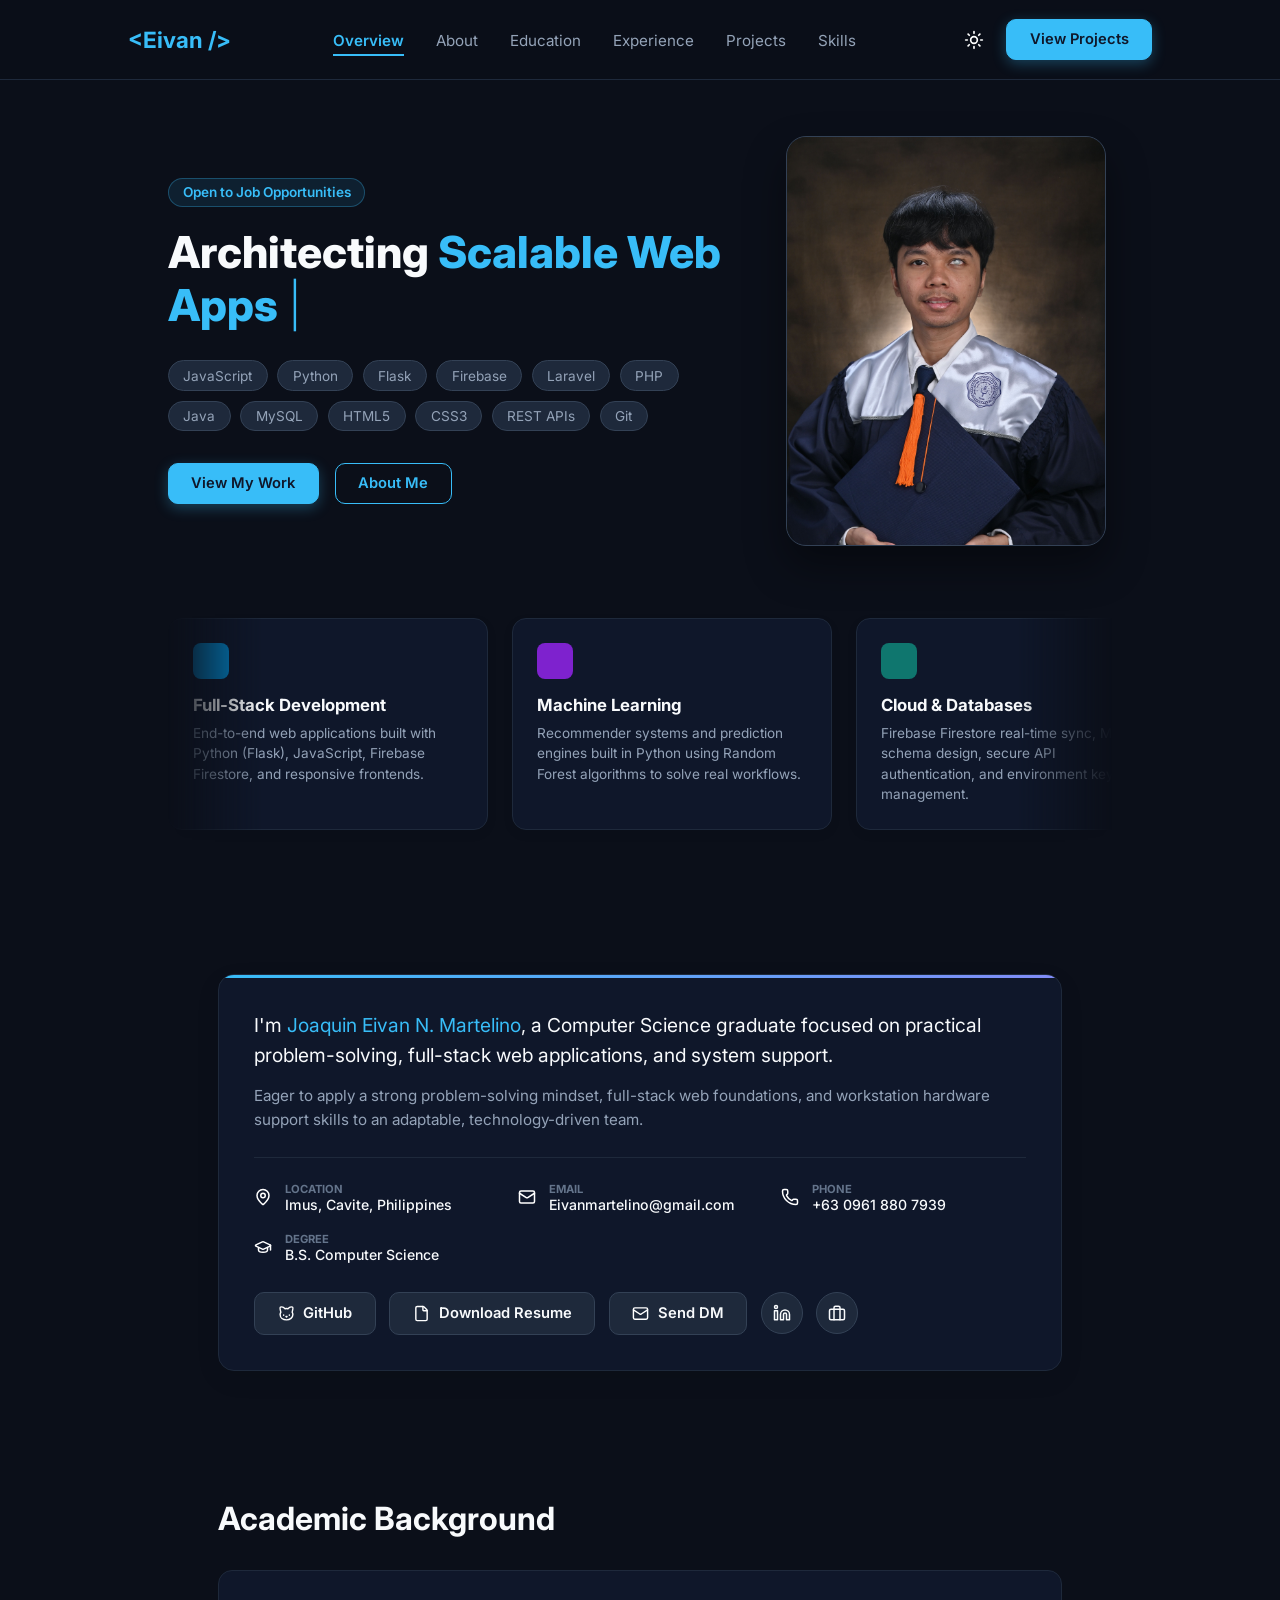
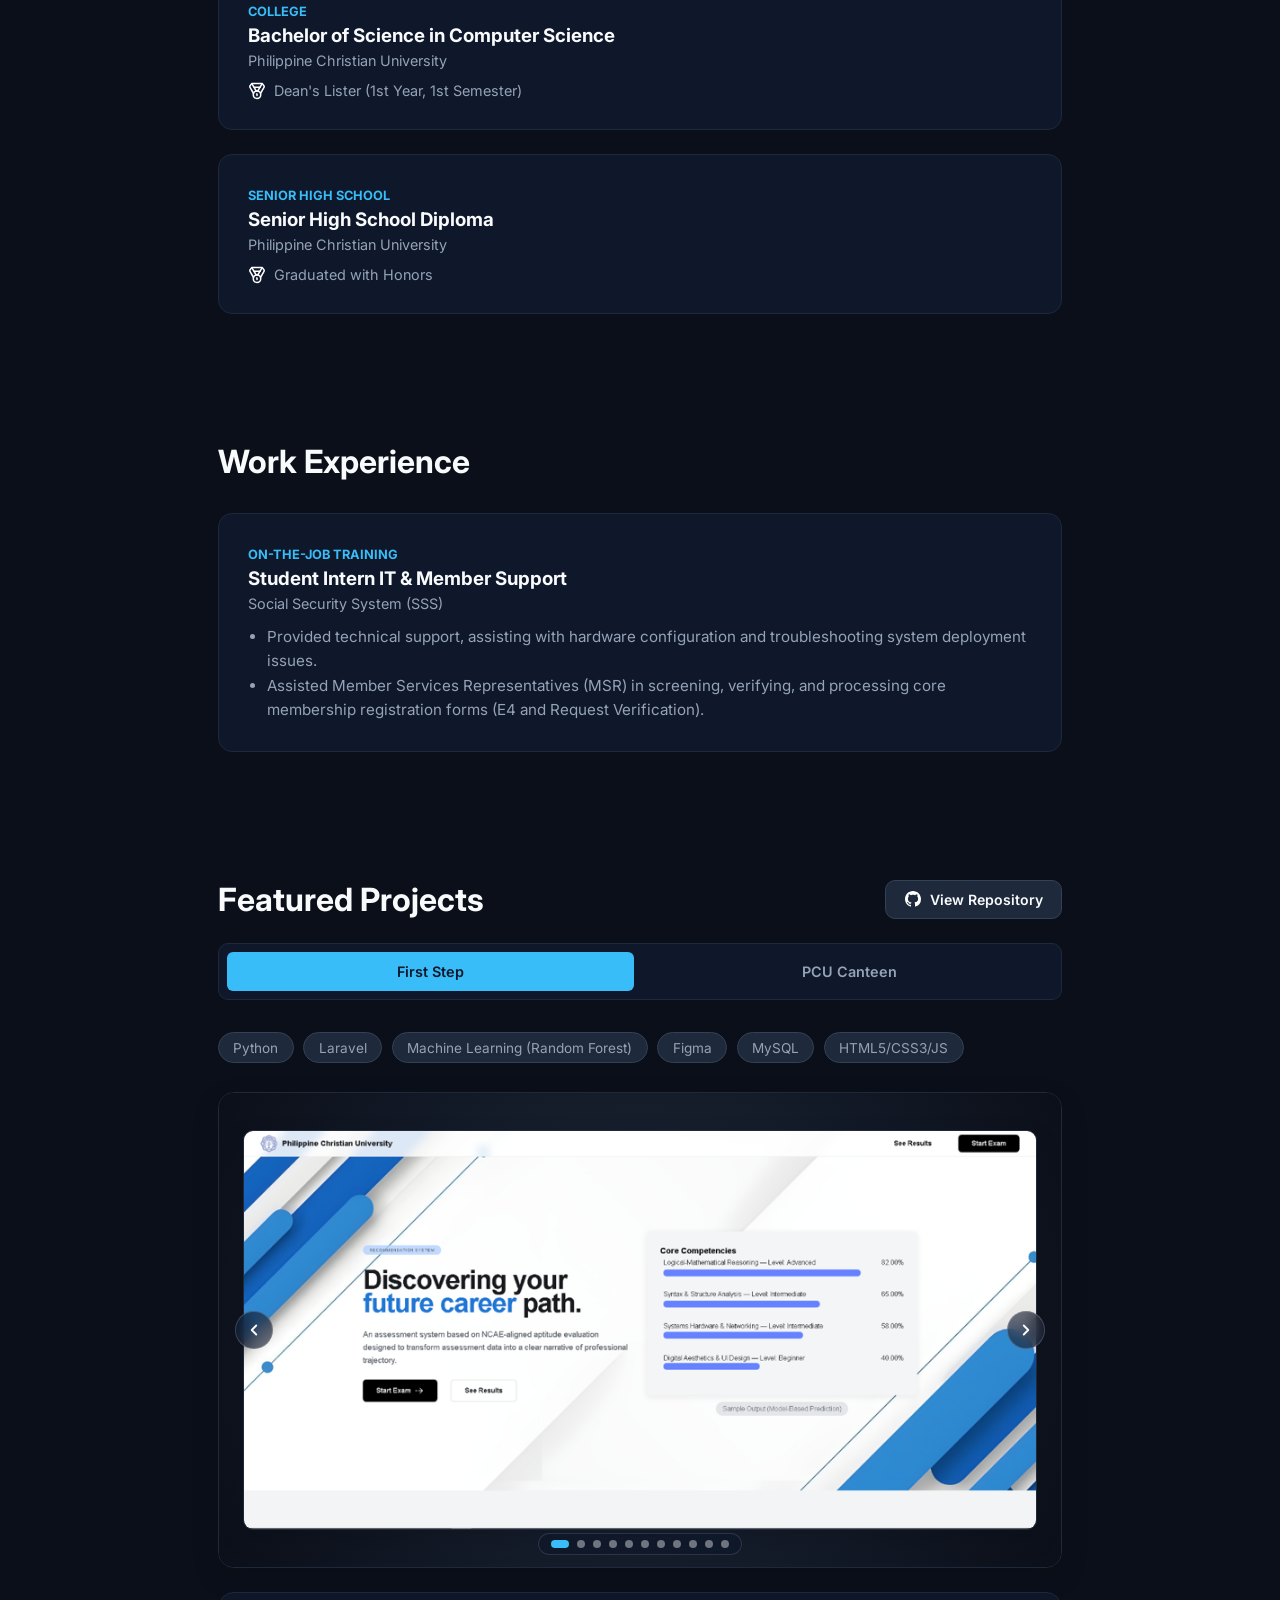
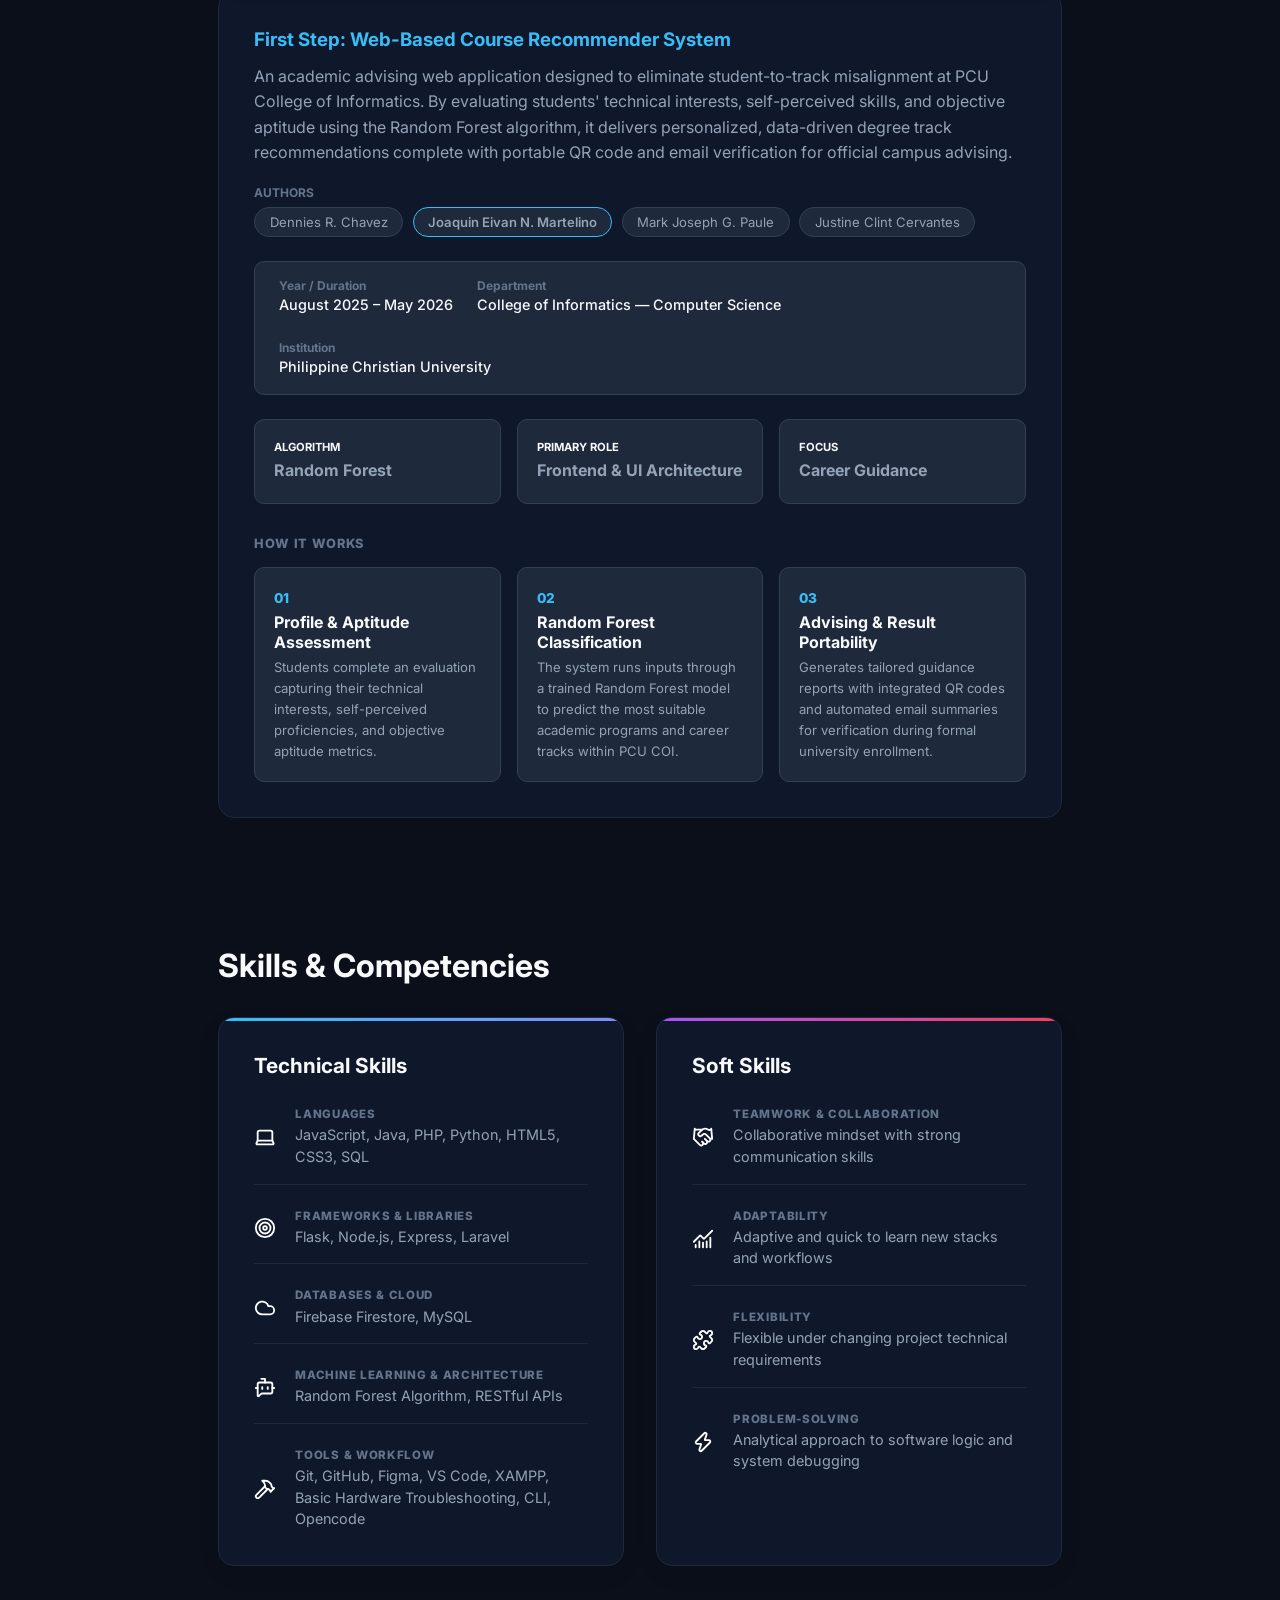
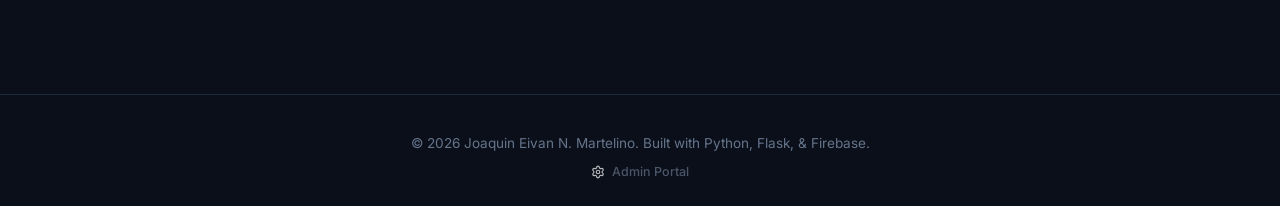
<file: Frontend/index.html>
<!DOCTYPE html>
<html lang="en">
<head>
    <meta charset="UTF-8">
    <meta name="viewport" content="width=device-width, initial-scale=1.0">
    <title>Joaquin Eivan Martelino | Portfolio</title>
    <link rel="stylesheet" href="styles.css">
    <link href="https://fonts.googleapis.com/css2?family=Inter:wght@300;400;600;700;800&display=swap" rel="stylesheet">
</head>
<body>

    <!-- NAVBAR WITH SKILLS LINK -->
    <nav class="navbar">
        <a href="#overview" class="logo">&lt;Eivan /&gt;</a>
        
        <ul class="nav-links">
            <li><a href="#overview">Overview</a></li>
            <li><a href="#about">About</a></li>
            <li><a href="#education">Education</a></li>
            <li><a href="#experience">Experience</a></li>
            <li><a href="#projects">Projects</a></li>
            <li><a href="#skills">Skills</a></li>
        </ul>

        <div class="nav-actions" style="display: flex; align-items: center; gap: 1rem;">
            <!-- Theme Toggle Button -->
            <button id="theme-toggle" class="theme-btn" aria-label="Toggle theme">
                <img id="theme-icon" src="assets/Icons/sun.svg" alt="Toggle theme" class="svg-icon">
            </button>
            <a href="#projects" class="btn btn-primary nav-btn">View Projects</a>
        </div>
    </nav>

<!-- 1. OVERVIEW HERO SECTION (Two-Column with Portrait) -->
    <section id="overview" class="overview-section">
        <div class="overview-grid">
            
            <!-- LEFT COLUMN: Intro Details -->
            <div class="hero-text-col">
                <div class="badge">Open to Job Opportunities</div>
                
                <h1 class="hero-title">
                <span id="typewriter-prefix">Architecting </span>
                <span id="typewriter-text" class="highlight-text"></span>
                <span class="typing-cursor">|</span>
                </h1>

                <!-- Skill Tech Pills -->
                <div class="tech-pills">
                    <span>JavaScript</span>
                    <span>Python</span>
                    <span>Flask</span>
                    <span>Firebase</span>
                    <span>Laravel</span>
                    <span>PHP</span>
                    <span>Java</span>
                    <span>MySQL</span>
                    <span>HTML5</span>
                    <span>CSS3</span>
                    <span>REST APIs</span>
                    <span>Git</span>
                </div>

                <div class="overview-actions">
                    <a href="#projects" class="btn btn-primary">View My Work</a>
                    <a href="#about" class="btn btn-outline">About Me</a>
                </div>
            </div>

            <!-- RIGHT COLUMN: Portrait Card  -->
            <div class="hero-photo-col">
                <div class="hero-photo-wrapper">
                    <img src="assets/Images/Grad_Pic.jpg" alt="Joaquin Eivan N. Martelino" class="hero-photo">
                </div>
            </div>

        </div>

        <!-- Infinite Ticker Track remains below the grid -->
        <div class="ticker-wrapper">
            <div class="ticker-track">
                <!-- FIRST SET OF CARDS -->
                <div class="f-card">
                    <div class="f-icon icon-blue"></div>
                    <h3>Full-Stack Development</h3>
                    <p>End-to-end web applications built with Python (Flask), JavaScript, Firebase Firestore, and responsive frontends.</p>
                </div>
                <div class="f-card">
                    <div class="f-icon icon-purple"></div>
                    <h3>Machine Learning</h3>
                    <p>Recommender systems and prediction engines built in Python using Random Forest algorithms to solve real workflows.</p>
                </div>
                <div class="f-card">
                    <div class="f-icon icon-green"></div>
                    <h3>Cloud & Databases</h3>
                    <p>Firebase Firestore real-time sync, MySQL schema design, secure API authentication, and environment key management.</p>
                </div>
                <div class="f-card">
                    <div class="f-icon icon-gold"></div>
                    <h3>System Support & Testing</h3>
                    <p>Hardware configuration, system deployment, and structured database record verification based on clean software practices.</p>
                </div>

                <!-- DUPLICATED SET FOR LOOPING -->
                <div class="f-card">
                    <div class="f-icon icon-blue"></div>
                    <h3>Full-Stack Development</h3>
                    <p>End-to-end web applications built with Python (Flask), JavaScript, Firebase Firestore, and responsive frontends.</p>
                </div>
                <div class="f-card">
                    <div class="f-icon icon-purple"></div>
                    <h3>Machine Learning</h3>
                    <p>Recommender systems and prediction engines built in Python using Random Forest algorithms to solve real workflows.</p>
                </div>
                <div class="f-card">
                    <div class="f-icon icon-green"></div>
                    <h3>Cloud & Databases</h3>
                    <p>Firebase Firestore real-time sync, MySQL schema design, secure API authentication, and environment key management.</p>
                </div>
                <div class="f-card">
                    <div class="f-icon icon-gold"></div>
                    <h3>System Support & Testing</h3>
                    <p>Hardware configuration, system deployment, and structured database record verification based on clean software practices.</p>
                </div>
            </div>
        </div>
    </section>

    <!-- ABOUT SECTION -->
    <section id="about" class="container">
        <div class="hero-card">
            <div class="card-glow-line"></div>
            <div class="hero-body">
                <p class="hero-intro">
                    I'm <span class="highlight-blue">Joaquin Eivan N. Martelino</span>, a Computer Science graduate focused on practical problem-solving, full-stack web applications, and system support.
                </p>
                <p class="hero-description">
                   Eager to apply a strong problem-solving mindset, full-stack web foundations, and workstation hardware support skills to an adaptable, technology-driven team.
                </p>
            </div>

            <hr class="divider">

            <div class="info-grid">
                <div class="info-item">
                    <img src="assets/Icons/map-pin.svg" alt="" aria-hidden="true" class="svg-icon">
                    <div>
                        <span class="info-label">LOCATION</span>
                        <p class="info-val">Imus, Cavite, Philippines</p>
                    </div>
                </div>
                <div class="info-item">
                    <img src="assets/Icons/mail.svg" alt="" aria-hidden="true" class="svg-icon">
                    <div>
                        <span class="info-label">EMAIL</span>
                        <p class="info-val">Eivanmartelino@gmail.com</p>
                    </div>
                </div>
                <div class="info-item">
                    <img src="assets/Icons/phone.svg" alt="" aria-hidden="true" class="svg-icon">
                    <div>
                        <span class="info-label">PHONE</span>
                        <p class="info-val">+63 0961 880 7939</p>
                    </div>
                </div>
                <div class="info-item">
                    <img src="assets/Icons/graduation-cap.svg" alt="" aria-hidden="true" class="svg-icon">
                    <div>
                        <span class="info-label">DEGREE</span>
                        <p class="info-val">B.S. Computer Science</p>
                    </div>
                </div>
            </div>
            

            <div class="hero-actions">
                <a href="https://github.com/Wanju17" target="_blank" rel="noopener noreferrer" class="social-btn">
                    <img src="assets/Icons/Cat.svg" alt="" aria-hidden="true" class="svg-icon"> GitHub
                </a>
                
                <a href="assets/Joaquin_Resume.pdf" download="Joaquin_Resume.pdf" class="social-btn" aria-label="Download Joaquin Eivan Martelino's Resume">
                    <img src="assets/Icons/fileIcon.svg" alt="" aria-hidden="true" class="svg-icon">
                    <span>Download Resume</span>
                </a>
                
                
                <button id="open-dm-btn" class="social-btn">
                    <img src="assets/Icons/mail.svg" alt="" aria-hidden="true" class="svg-icon">
                    <span>Send DM</span>
                </button>

                <!-- Circular LinkedIn Button -->
                <a href="https://www.linkedin.com/in/joaquin-eivan-n-martelino-47653a376" target="_blank" rel="noopener noreferrer" class="circle-btn" aria-label="LinkedIn Profile">
                    <svg class="svg-icon" viewBox="0 0 24 24" fill="none" stroke="currentColor" stroke-width="2" stroke-linecap="round" stroke-linejoin="round">
                        <path d="M16 8a6 6 0 0 1 6 6v7h-4v-7a2 2 0 0 0-2-2 2 2 0 0 0-2 2v7h-4v-7a6 6 0 0 1 6-6z"></path>
                        <rect x="2" y="9" width="4" height="12"></rect>
                        <circle cx="4" cy="4" r="2"></circle>
                    </svg>
                </a>

                <!-- Circular JobStreet Button -->
                <a href="https://ph.jobstreet.com/profiles/joaquineivan-martelino-hpxwkwvjxp" target="_blank" rel="noopener noreferrer" class="circle-btn" aria-label="JobStreet Profile">
                    <svg class="svg-icon" viewBox="0 0 24 24" fill="none" stroke="currentColor" stroke-width="2" stroke-linecap="round" stroke-linejoin="round">
                        <rect x="2" y="7" width="20" height="14" rx="2" ry="2"></rect>
                        <path d="M16 21V5a2 2 0 0 0-2-2h-4a2 2 0 0 0-2 2v16"></path>
                    </svg>
                </a>
            </div>
        </div>
    </section>

<!-- 2. ACADEMIC BACKGROUND SECTION -->
    <section id="education" class="container">
        <h2 class="section-title">Academic Background</h2>
        <div class="timeline">
            <div class="timeline-card">
                <span class="timeline-date">College</span>
                <h3>Bachelor of Science in Computer Science</h3>
                <p class="timeline-org">Philippine Christian University</p>
                <p class="timeline-desc">
                    <img src="assets/Icons/medal.svg" alt="" aria-hidden="true" class="svg-icon"> 
                    Dean's Lister (1st Year, 1st Semester)
                </p>
            </div>
            <div class="timeline-card">
                <span class="timeline-date">Senior High School</span>
                <h3>Senior High School Diploma</h3>
                <p class="timeline-org">Philippine Christian University</p>
                <p class="timeline-desc">
                    <img src="assets/Icons/medal.svg" alt="" aria-hidden="true" class="svg-icon"> 
                    Graduated with Honors
                </p>
            </div>
        </div>
    </section>

    <!-- 3. INTERNSHIP EXPERIENCE -->
    <section id="experience" class="container">
        <h2 class="section-title">Work Experience</h2>
        <div class="timeline">
            <div class="timeline-card">
                <span class="timeline-date">On-the-Job Training</span>
                <h3>Student Intern IT & Member Support</h3>
                <p class="timeline-org">Social Security System (SSS)</p>
                <ul class="experience-list">
                    <li>Provided technical support, assisting with hardware configuration and troubleshooting system deployment issues.</li>
                    <li>Assisted Member Services Representatives (MSR) in screening, verifying, and processing core membership registration forms (E4 and Request Verification).</li>
                </ul>
            </div>
        </div>
    </section>

   <!-- PROJECTS SECTION -->
    <section id="projects" class="container">
    <!-- HEADER ROW WITH DYNAMIC GITHUB BUTTON -->
            <div class="projects-section-header">
                <h2 class="section-title">Featured Projects</h2>
                
                <a id="project-github-btn" 
                href="https://github.com/Wanju17/FirstStep" 
                target="_blank" 
                rel="noopener noreferrer" 
                class="btn-github">
                    <svg viewBox="0 0 24 24" width="16" height="16" fill="currentColor">
                        <path d="M12 0C5.37 0 0 5.37 0 12c0 5.31 3.435 9.795 8.205 11.385.6.105.825-.255.825-.57 0-.285-.015-1.23-.015-2.235-3.015.555-3.795-.735-4.035-1.41-.135-.345-.72-1.41-1.23-1.695-.42-.225-1.02-.78-.015-.795.945-.015 1.62.87 1.845 1.23 1.08 1.815 2.805 1.305 3.495.99.105-.78.42-1.305.765-1.605-2.67-.3-5.46-1.335-5.46-5.925 0-1.305.465-2.385 1.23-3.225-.12-.3-.54-1.53.12-3.18 0 0 1.005-.315 3.3 1.23.96-.27 1.98-.405 3-.405s2.04.135 3 .405c2.295-1.56 3.3-1.23 3.3-1.23.66 1.65.24 2.88.12 3.18.765.84 1.23 1.905 1.23 3.225 0 4.605-2.805 5.625-5.475 5.925.435.375.81 1.095.81 2.22 0 1.605-.015 2.895-.015 3.3 0 .315.225.69.825.57A12.02 12.02 0 0024 12c0-6.63-5.37-12-12-12z"/>
                    </svg>
                    <span id="github-btn-text">View Repository</span>
                </a>
            </div>

        <div class="project-tabs-bar">
            <button class="tab-btn active" data-tab="tab-courseconnect">First Step</button>
            <button class="tab-btn" data-tab="tab-canteen">PCU Canteen</button>
        </div>

        <!-- TAB 1: CourseConnect Thesis -->
        <div id="tab-courseconnect" class="tab-content active">
            <div class="project-header">
                <div class="tech-pills-2">
                    <span>Python</span>
                    <span>Laravel</span>
                    <span>Machine Learning (Random Forest)</span>
                    <span>Figma</span>
                    <span>MySQL</span>
                    <span>HTML5/CSS3/JS</span>
                </div>
            </div>

            <!-- IMAGE CAROUSEL (INSIDE COURSECONNECT TAB) -->
            <div class="project-carousel" id="courseconnect-carousel">
                <div class="carousel-viewport">
                    <div class="carousel-track">
                        <div class="carousel-slide active">
                            <img src="assets/Images/FirstStep-Dash.png" alt="CourseConnect Dashboard Screen">
                        </div>
                        <div class="carousel-slide">
                            <img src="assets/Images/FirstStep-Entry.png" alt="CourseConnect Entry Screen">
                        </div>
                        <div class="carousel-slide">
                            <img src="assets/Images/FirstStep-Interest.png" alt="CourseConnect Interests Screen">
                        </div>
                        <div class="carousel-slide">
                            <img src="assets/Images/FirstStep-SelfRating.png" alt="CourseConnect SelfRating Screen">
                        </div>
                        <div class="carousel-slide">
                            <img src="assets/Images/FirstStep-MiniTest.png" alt="CourseConnect MiniTest Screen">
                        </div>
                        <div class="carousel-slide">
                            <img src="assets/Images/FirstStep-Exam.png" alt="CourseConnect Exam Screen">
                        </div>
                        <div class="carousel-slide">
                            <img src="assets/Images/FirstStep-Exam2.png" alt="CourseConnect Exam2 Screen">
                        </div>
                        <div class="carousel-slide">
                            <img src="assets/Images/FirstStep-Feedback.png" alt="CourseConnect Feedback Screen">
                        </div>
                        <div class="carousel-slide">
                            <img src="assets/Images/FirstStep-AReview.png" alt="CourseConnect AReveiw Screen">
                        </div>
                        <div class="carousel-slide">
                            <img src="assets/Images/FirstStep-HIstory.png" alt="CourseConnect HIstory Screen">
                        </div>
                        <div class="carousel-slide">
                            <img src="assets/Images/FirstStep-Result.png" alt="CourseConnect Result Screen">
                        </div>
                    </div>
                </div>

                <!-- Navigation Arrows -->
                <button type="button" class="carousel-btn prev" aria-label="Previous Slide">
                    <svg viewBox="0 0 24 24" width="18" height="18" fill="none" stroke="currentColor" stroke-width="2.5" stroke-linecap="round" stroke-linejoin="round">
                        <polyline points="15 18 9 12 15 6"></polyline>
                    </svg>
                </button>
                <button type="button" class="carousel-btn next" aria-label="Next Slide">
                    <svg viewBox="0 0 24 24" width="18" height="18" fill="none" stroke="currentColor" stroke-width="2.5" stroke-linecap="round" stroke-linejoin="round">
                        <polyline points="9 18 15 12 9 6"></polyline>
                    </svg>
                </button>

                <!-- Indicator Dots -->
                <div class="carousel-dots"></div>
            </div>

            <!-- DETAIL BOX -->
            <div class="project-detail-box">
                <h3>First Step: Web-Based Course Recommender System</h3>
                <p>
                   An academic advising web application designed to eliminate student-to-track misalignment at PCU College of Informatics. By evaluating students' technical interests, self-perceived skills, and objective aptitude using the Random Forest algorithm, it delivers personalized, data-driven degree track recommendations complete with portable QR code and email verification for official campus advising.
                </p>

                <div class="authors-box">
                    <span class="meta-label">AUTHORS</span>
                    <div class="author-pills">
                        <span>Dennies R. Chavez</span>
                        <span class="author-me">Joaquin Eivan N. Martelino</span>
                        <span>Mark Joseph G. Paule</span>
                        <span>Justine Clint Cervantes</span>
                    </div>
                </div>

                <div class="metadata-pills">
                    <div class="meta-item">
                        <span class="meta-label">Year / Duration</span>
                        <p>August 2025 – May 2026</p>
                    </div>
                    <div class="meta-item">
                        <span class="meta-label">Department</span>
                        <p>College of Informatics — Computer Science</p>
                    </div>
                    <div class="meta-item">
                        <span class="meta-label">Institution</span>
                        <p>Philippine Christian University</p>
                    </div>
                </div>

                <div class="metrics-grid">
                    <div class="metric-card">
                        <span class="metric-title">ALGORITHM</span>
                        <p class="metric-val text-blue">Random Forest</p>
                    </div>
                    <div class="metric-card">
                        <span class="metric-title">PRIMARY ROLE</span>
                        <p class="metric-val text-purple">Frontend & UI Architecture</p>
                    </div>
                    <div class="metric-card">
                        <span class="metric-title">FOCUS</span>
                        <p class="metric-val text-green">Career Guidance</p>
                    </div>
                </div>

                <div class="how-it-works">
                    <span class="step-label">HOW IT WORKS</span>
                    <div class="steps-grid">
                        <div class="step-box">
                            <span class="step-num">01</span>
                            <h4>Profile & Aptitude Assessment</h4>
                            <p>Students complete an evaluation capturing their technical interests, self-perceived proficiencies, and objective aptitude metrics.</p>
                        </div>
                        <div class="step-box">
                            <span class="step-num">02</span>
                            <h4>Random Forest Classification</h4>
                            <p>The system runs inputs through a trained Random Forest model to predict the most suitable academic programs and career tracks within PCU COI.</p>
                        </div>
                        <div class="step-box">
                            <span class="step-num">03</span>
                            <h4>Advising & Result Portability</h4>
                            <p>Generates tailored guidance reports with integrated QR codes and automated email summaries for verification during formal university enrollment.</p>
                        </div>
                    </div>
                </div>

            </div>
        </div>

        <!-- TAB 2: PCU Canteen System -->
        <div id="tab-canteen" class="tab-content">
            <div class="project-header">
                <h2>PCU Canteen: Pre-Order & Management System</h2>
                <div class="tech-pills-2">
                    <span>Node.js</span>
                    <span>Express</span>
                    <span>HTML5/CSS3/JavaScript</span>
                    <span>Firebase Firestore</span>
                    <span>REST API</span>
                </div>
            </div>

            <!-- REUSABLE CAROUSEL: PCU CANTEEN -->
        <div class="project-carousel" id="canteen-carousel">
            <div class="carousel-viewport">
                <div class="carousel-track">
                    <!-- Replace with your actual canteen screenshots when ready -->
                    <div class="carousel-slide active">
                        <img src="assets/Images/Login-1.jpg" alt="PCU Canteen Menu Browsing Screen">
                    </div>
                    <div class="carousel-slide">
                        <img src="assets/Images/Regis-2.jpg" alt="PCU Canteen Ordering & Cart Screen">
                    </div>
                    <div class="carousel-slide">
                        <img src="assets/Images/HomePage-3.jpg" alt="PCU Canteen Order Pickup Queue Screen">
                    </div>
                    <div class="carousel-slide">
                        <img src="assets/Images/Menupage-4.jpg" alt="PCU Canteen Order Pickup Queue Screen">
                    </div>
                    <div class="carousel-slide">
                        <img src="assets/Images/History-5.jpg" alt="PCU Canteen Order Pickup Queue Screen">
                    </div>
                    <div class="carousel-slide">
                        <img src="assets/Images/Dashboard-6.jpg" alt="PCU Canteen Order Pickup Queue Screen">
                    </div>
                    <div class="carousel-slide">
                        <img src="assets/Images/Kitstaff-7.jpg" alt="PCU Canteen Order Pickup Queue Screen">
                    </div>
                    <div class="carousel-slide">
                        <img src="assets/Images/Admin-8.jpg" alt="PCU Canteen Order Pickup Queue Screen">
                    </div>
                </div>
            </div>

            <!-- Navigation Arrows -->
            <button type="button" class="carousel-btn prev" aria-label="Previous Slide">
                <svg viewBox="0 0 24 24" width="18" height="18" fill="none" stroke="currentColor" stroke-width="2.5" stroke-linecap="round" stroke-linejoin="round">
                    <polyline points="15 18 9 12 15 6"></polyline>
                </svg>
            </button>
            <button type="button" class="carousel-btn next" aria-label="Next Slide">
                <svg viewBox="0 0 24 24" width="18" height="18" fill="none" stroke="currentColor" stroke-width="2.5" stroke-linecap="round" stroke-linejoin="round">
                    <polyline points="9 18 15 12 9 6"></polyline>
                </svg>
            </button>

            <!-- Dynamic Indicator Dots -->
            <div class="carousel-dots"></div>
        </div>


            <div class="project-detail-box">
                <h3>PCU Canteen Pre-Order & Management System</h3>
                <p>
                   Transforms campus dining into a queue-free, digital service by replacing traditional cash-and-carry bottlenecks. Students can browse live menu availability, customize meal choices, schedule timed pickups, earn loyalty rewards, and reorder from past history. Built with a responsive frontend and powered by Node.js/Express REST APIs, real-time Firebase Firestore database sync, and Cloudinary image management—backed by kitchen queue dashboards, sales analytics, and role-based administrative controls.
                </p>

                <div class="authors-box">
                    <span class="meta-label">AUTHORS</span>
                    <div class="author-pills">
                        <span>Lee Russell B. Mejares</span>
                        <span class="author-me">Joaquin Eivan N. Martelino</span>
                        <span>Mark Joseph G. Paule</span>
                    </div>
                </div>
                
                <div class="metadata-pills">
                    <div class="meta-item">
                        <span class="meta-label">Year / Duration</span>
                        <p>April 2026 – May 2026</p>
                    </div>
                    <div class="meta-item">
                        <span class="meta-label">Department</span>
                        <p>College of Informatics — Computer Science</p>
                    </div>
                    <div class="meta-item">
                        <span class="meta-label">Client</span>
                        <p>Philippine Christian University</p>
                    </div>
                </div>

                <div class="metrics-grid">
                    <div class="metric-card">
                        <span class="metric-title">DATABASE</span>
                        <p class="metric-val text-blue">Firebase Firestore</p>
                    </div>
                    <div class="metric-card">
                        <span class="metric-title">BACKEND</span>
                        <p class="metric-val text-purple">Node.js / Express</p>
                    </div>
                    <div class="metric-card">
                        <span class="metric-title">ARCHITECTURE</span>
                        <p class="metric-val text-green">REST API</p>
                    </div>
                </div>

                <div class="how-it-works">
                    <span class="step-label">HOW IT WORKS</span>
                    <div class="steps-grid">
                        <div class="step-box">
                            <span class="step-num">01</span>
                            <h4>Student Pre-Ordering & Rewards</h4>
                            <p>Students register using their university email, browse real-time menus with promo banners, customize items with add-ons, select a scheduled pickup time, and earn loyalty points upon checkout.</p>
                        </div>
                        <div class="step-box">
                            <span class="step-num">02</span>
                            <h4>Live Firestore & Queue Sync</h4>
                            <p>Incoming orders immediately deduct ingredient inventory via Firebase Firestore. Kitchen staff receive the order on a live preparation queue dashboard and mark items "Ready for Pickup."</p>
                        </div>
                        <div class="step-box">
                            <span class="step-num">03</span>
                            <h4>Fulfillment, Analytics & Administration</h4>
                            <p>Students collect meals at designated times. Staff manage products and image assets with Cloudinary, track peak-hour and revenue analytics, while Super Admins manage role access permissions.</p>
                        </div>
                    </div>
                </div>

            </div>
        </div>
    </section>
    

    <!-- SKILLS SECTION -->
    <section id="skills" class="container">
        <h2 class="section-title">Skills & Competencies</h2>
        <div class="skills-two-column">
            
            <!-- LEFT CONTAINER: Technical Skills -->
            <div class="skills-card tech-card">
                <div class="card-glow-line glow-blue"></div>
                <h3>Technical Skills</h3>
                
                <div class="skill-row">
                    <img src="assets/Icons/laptop.svg" alt="" aria-hidden="true" class="svg-icon">
                    <div class="skill-info">
                        <span class="skill-category">LANGUAGES</span>
                        <p class="skill-list">JavaScript, Java, PHP, Python, HTML5, CSS3, SQL</p>
                    </div>
                </div>

                <div class="skill-row">
                    <img src="assets/Icons/target.svg" alt="" aria-hidden="true" class="svg-icon">
                    <div class="skill-info">
                        <span class="skill-category">FRAMEWORKS & LIBRARIES</span>
                        <p class="skill-list">Flask, Node.js, Express, Laravel</p>
                    </div>
                </div>

                <div class="skill-row">
                    <img src="assets/Icons/cloud.svg" alt="" aria-hidden="true" class="svg-icon">
                    <div class="skill-info">
                        <span class="skill-category">DATABASES & CLOUD</span>
                        <p class="skill-list">Firebase Firestore, MySQL</p>
                    </div>
                </div>

                <div class="skill-row">
                    <img src="assets/Icons/Bot.svg" alt="" aria-hidden="true" class="svg-icon">
                    <div class="skill-info">
                        <span class="skill-category">MACHINE LEARNING & ARCHITECTURE</span>
                        <p class="skill-list">Random Forest Algorithm, RESTful APIs</p>
                    </div>
                </div>

                <div class="skill-row">
                    <img src="assets/Icons/hammer.svg" alt="" aria-hidden="true" class="svg-icon">
                    <div class="skill-info">
                        <span class="skill-category">TOOLS & WORKFLOW</span>
                        <p class="skill-list">Git, GitHub, Figma, VS Code, XAMPP, Basic Hardware Troubleshooting, CLI, Opencode</p>
                    </div>
                </div>
            </div>

            <!-- RIGHT CONTAINER: Soft Skills -->
            <div class="skills-card soft-card">
                <div class="card-glow-line glow-purple"></div>
                <h3>Soft Skills</h3>

                <div class="skill-row">
                    <img src="assets/Icons/handshake.svg" alt="" aria-hidden="true" class="svg-icon">
                    <div class="skill-info">
                        <span class="skill-category">TEAMWORK & COLLABORATION</span>
                        <p class="skill-list">Collaborative mindset with strong communication skills</p>
                    </div>
                </div>

                <div class="skill-row">
                    <img src="assets/Icons/Graph.svg" alt="" aria-hidden="true" class="svg-icon">
                    <div class="skill-info">
                        <span class="skill-category">ADAPTABILITY</span>
                        <p class="skill-list">Adaptive and quick to learn new stacks and workflows</p>
                    </div>
                </div>

                <div class="skill-row">
                    <img src="assets/Icons/puzzle.svg" alt="" aria-hidden="true" class="svg-icon">
                    <div class="skill-info">
                        <span class="skill-category">FLEXIBILITY</span>
                        <p class="skill-list">Flexible under changing project technical requirements</p>
                    </div>
                </div>

                <div class="skill-row">
                    <img src="assets/Icons/zap.svg" alt="" aria-hidden="true" class="svg-icon">
                    <div class="skill-info">
                        <span class="skill-category">PROBLEM-SOLVING</span>
                        <p class="skill-list">Analytical approach to software logic and system debugging</p>
                    </div>
                </div>
            </div>
        </div>
    </section>


    <!-- DM MODAL POPUP -->
    <div id="dm-modal" class="modal">
        <div class="modal-content">
            <span class="close-btn" id="close-dm-btn">&times;</span>
            <h2>Send Me a Direct Message</h2>
            <form id="dm-form">
                <div class="form-group">
                    <input type="text" id="sender-name" placeholder="Your Name" required>
                </div>
                <div class="form-group">
                    <input type="email" id="sender-email" placeholder="Your Email" required>
                </div>
                <div class="form-group">
                    <textarea id="sender-message" rows="4" placeholder="Write your message..." required></textarea>
                </div>
                <button type="submit" id="send-btn" class="btn btn-primary">Send Message</button>
            </form>
            <p id="form-status" class="form-status"></p>
        </div>
    </div>

    <div id="image-lightbox" class="lightbox-modal">
        <span class="lightbox-close">&times;</span>
        <img class="lightbox-img" id="lightbox-img" alt="Enlarged Project Preview">
    </div>

    <!-- FOOTER WITH ADMIN LINK -->
<footer class="footer">
    <p>© 2026 Joaquin Eivan N. Martelino. Built with Python, Flask, & Firebase.</p>
    <a href="admin.html" class="admin-link">
        <img src="assets/Icons/settings.svg" alt="" aria-hidden="true" class="svg-icon">
        <span>Admin Portal</span>
    </a>
</footer>

    <script src="app.js"></script>
</body>
</html>
</file>
<file: Frontend/styles.css>
/* 1. RESET & BASE CONFIGURATION */
html {
    scroll-behavior: smooth;
}

* {
    margin: 0;
    padding: 0;
    box-sizing: border-box;
    font-family: 'Inter', sans-serif;
}

img, svg {
    max-width: 100%;
    height: auto;
}

/* 2. THEME COLOR DEFINITIONS */
:root {
    --bg-main: #0b0f19;
    --bg-card: #0f172a;
    --bg-card-hover: #1e293b;
    --bg-inner: #1e293b;
    --border-color: #1e293b;
    --border-card: #334155;
    --text-primary: #f8fafc;
    --text-secondary: #94a3b8;
    --text-muted: #64748b;
    --navbar-bg: rgba(11, 15, 25, 0.95);
    --badge-bg: rgba(56, 189, 248, 0.1);
    --badge-border: rgba(56, 189, 248, 0.3);
    --badge-text: #38bdf8;
    --icon-filter: brightness(0) invert(1); /* Invert to pure white */
    --modal-overlay: rgba(0, 0, 0, 0.85);
    --carousel-bg: #030712;
    --carousel-slide-bg: radial-gradient(circle at center, #1e293b 0%, #0b0f19 100%);
}

[data-theme="light"] {
    --bg-main: #e9edf2;
    --bg-card: rgba(2, 132, 199, 0.1);
    --bg-card-hover: #e2e8f0;
    --bg-inner: #77b2ec;
    --border-color: #cbd5e1;
    --border-card: #cbd5e1;
    --text-primary: #0f172a;
    --text-secondary: #475569;
    --text-muted: #64748b;
    --navbar-bg: rgba(233, 237, 242, 0.85);
    --badge-bg: rgba(2, 132, 199, 0.1);
    --badge-border: rgba(2, 132, 199, 0.25);
    --badge-text: #0284c7;
    --icon-filter: brightness(0); /* Black in light mode */
    --modal-overlay: rgba(15, 23, 42, 0.6);
    --carousel-bg: #e2e8f0;
    --carousel-slide-bg:rgba(2, 132, 199, 0.1);
}


body {
    background-color: var(--bg-main);
    color: var(--text-primary);
    transition: background-color 0.3s ease, color 0.3s ease;
    overflow-x: hidden;
}

/* 3. NAVBAR */
.navbar {
    display: flex;
    justify-content: space-between;
    align-items: center;
    padding: 1.2rem 10%;
    background: var(--navbar-bg);
    position: fixed;
    top: 0;
    width: 100%;
    backdrop-filter: blur(12px);
    z-index: 100;
    border-bottom: 1px solid var(--border-color);
    transition: background 0.3s ease, border-color 0.3s ease;
}

.logo {
    font-size: 1.4rem;
    font-weight: 700;
    color: #38bdf8;
    text-decoration: none; /* Removes browser default underline */
    cursor: pointer;
    transition: opacity 0.2s ease, transform 0.2s ease;
}

.logo:hover {
    opacity: 0.85;
    transform: scale(1.02);
}

.nav-links {
    display: flex;
    list-style: none;
    gap: 2rem;
}

.nav-links a {
    color: var(--text-secondary);
    text-decoration: none;
    font-size: 0.95rem;
    position: relative;
    padding-bottom: 6px;
    transition: color 0.3s ease;
}

.nav-links a::after {
    content: '';
    position: absolute;
    bottom: 0;
    left: 0;
    width: 0%;
    height: 2px;
    background-color: #38bdf8;
    transition: width 0.3s ease;
}

.nav-links a:hover {
    color: var(--text-primary);
}

.nav-links a:hover::after,
.nav-links a.active::after {
    width: 100%;
}

.nav-links a.active {
    color: #38bdf8;
    font-weight: 600;
}

/* Theme Toggle Button (Containerless) */
.theme-btn {
    background: transparent;
    border: none;
    padding: 0.4rem;
    cursor: pointer;
    display: inline-flex;
    align-items: center;
    justify-content: center;
    border-radius: 8px;
    transition: transform 0.2s ease, opacity 0.2s ease;
}

.theme-btn:hover {
    transform: scale(1.15);
    opacity: 0.8;
}

.theme-btn .svg-icon,
.theme-btn img {
    width: 20px;
    height: 20px;
    display: block;
    filter: var(--icon-filter);
    transition: filter 0.3s ease;
}

/* 4. BUTTONS & ACTIONS */
.btn {
    display: inline-flex;
    align-items: center;
    justify-content: center;
    gap: 0.55rem;
    padding: 0.75rem 1.4rem;
    border-radius: 10px;
    font-weight: 600;
    font-size: 0.92rem;
    text-decoration: none;
    cursor: pointer;
    line-height: 1;
    border: 1px solid transparent;
    transition: all 0.25s ease;
}

/* PRIMARY (SOLID BLUE) */
.btn-primary {
    background-color: #38bdf8 !important;
    border-color: #38bdf8 !important;
    color: #0f172a !important;
    box-shadow: 0 4px 14px rgba(56, 189, 248, 0.3);
}

.btn-primary:hover {
    background-color: #0ea5e9 !important;
    border-color: #0ea5e9 !important;
    transform: translateY(-2px);
    box-shadow: 0 6px 18px rgba(56, 189, 248, 0.45);
}

/* OUTLINE BUTTON */
.btn-outline {
    background: transparent;
    border: 1px solid #38bdf8;
    color: #38bdf8;
}

.btn-outline:hover {
    background: rgba(56, 189, 248, 0.1);
    transform: translateY(-2px);
}

/* HERO ACTIONS ROW */
.hero-actions {
    display: flex;
    flex-wrap: wrap;
    align-items: center;
    gap: 0.85rem;
}

.social-btn {
    display: inline-flex;
    align-items: center;
    justify-content: center;
    gap: 0.55rem;
    padding: 0.75rem 1.4rem;
    background: var(--bg-inner);
    color: var(--text-primary);
    border: 1px solid var(--border-card);
    border-radius: 10px;
    text-decoration: none;
    font-size: 0.92rem;
    font-weight: 600;
    line-height: 1;
    transition: all 0.25s ease;
}

.social-btn:hover {
    border-color: #38bdf8;
    transform: translateY(-2px);
}

/* ICON SIZING & VERTICAL ALIGNMENT INSIDE BUTTONS */
.hero-actions .btn .svg-icon,
.hero-actions .btn img,
.social-btn .svg-icon,
.social-btn img {
    width: 17px !important;
    height: 17px !important;
    display: inline-block;
    vertical-align: middle;
    flex-shrink: 0;
}

/* Specific filter handling for primary button icons (always dark icon on cyan background) */
.btn-primary .svg-icon,
.btn-primary img {
    filter: brightness(0) !important;
}

.social-btn .svg-icon,
.social-btn img {
    filter: var(--icon-filter);
    transition: filter 0.3s ease;
}

/* 5. OVERVIEW / HERO */
.overview-section {
    padding: 8.5rem 10% 4rem 10%;
    max-width: 1200px;
    margin: 0 auto;
}

/* HERO TWO-COLUMN GRID */
.overview-grid {
    display: grid;
    grid-template-columns: 1.25fr 0.75fr;
    gap: 3.5rem;
    align-items: center;
    margin-bottom: 3.5rem;
}

.hero-text-col {
    min-width: 0;
}

.badge {
    display: inline-block;
    padding: 0.35rem 0.85rem;
    background: var(--badge-bg);
    color: var(--badge-text);
    border: 1px solid var(--badge-border);
    border-radius: 20px;
    font-size: 0.85rem;
    font-weight: 600;
    margin-bottom: 1.2rem;
}

.hero-title {
  font-size: 2.75rem;
  font-weight: 800;
  line-height: 1.2;
  color: var(--text-primary);
  margin-bottom: 24px; 
  min-height: 110px;
}

.highlight-text {
  color: var(--badge-text); 
}

.typing-cursor {
  display: inline-block;
  color: var(--badge-text);
  font-weight: 300;
  margin-left: 2px;
  animation: blink 0.8s infinite;
}

@keyframes blink {
  0%, 100% { opacity: 1; }
  50% { opacity: 0; }
}

.highlight-blue { color: #38bdf8; }
.highlight-purple { color: #a855f7; }

.hero-subtitle {
    font-size: 1.05rem;
    color: var(--text-secondary);
    line-height: 1.6;
    margin-bottom: 1.6rem;
}

.tech-pills {
    display: flex;
    flex-wrap: wrap;
    gap: 0.6rem;
    margin-bottom: 2rem;
}

.tech-pills-2 {
    display: flex;
    flex-wrap: wrap;
    gap: 0.6rem;
    margin-top: 2rem;
}

.tech-pills span, .tech-pills-2 span {
    background: var(--bg-inner);
    color: var(--text-secondary);
    padding: 0.4rem 0.9rem;
    border-radius: 20px;
    font-size: 0.85rem;
    border: 1px solid var(--border-card);
}

.overview-actions {
    display: flex;
    gap: 1rem;
    flex-wrap: wrap;
}

/* HERO PORTRAIT PHOTO */
.hero-photo-col {
    display: flex;
    justify-content: center;
}

.hero-photo-wrapper {
    position: relative;
    width: 100%;
    max-width: 320px;
    height: 410px;
    border-radius: 20px;
    overflow: hidden;
    border: 1px solid var(--border-card);
    background: var(--bg-inner);
    box-shadow: 0 20px 40px rgba(0, 0, 0, 0.4);
    transition: transform 0.4s ease, border-color 0.4s ease, box-shadow 0.4s ease;
}

.hero-photo-wrapper:hover {
    transform: translateY(-6px);
    border-color: #38bdf8;
    box-shadow: 0 25px 50px rgba(56, 189, 248, 0.18);
}

.hero-photo {
    width: 100%;
    height: 100%;
    object-fit: cover;
    object-position: center 15%;
    display: block;
    transition: transform 0.5s ease;
}

.hero-photo-wrapper:hover .hero-photo {
    transform: scale(1.04);
}


/* RESPONSIVE HERO */
@media (max-width: 900px) {
    .overview-grid {
        grid-template-columns: 1fr;
        gap: 2.5rem;
    }
    .hero-photo-col {
        order: -1; /* Puts photo above heading on small mobile screens */
    }
    .hero-photo-wrapper {
        max-width: 260px;
        height: 330px;
    }
    .hero-title {
        font-size: 2.4rem;
    }
}

/* CIRCULAR ACTION BUTTONS */
.circle-btn {
    width: 42px;
    height: 42px;
    border-radius: 50%;
    background: var(--bg-inner);
    border: 1px solid var(--border-card);
    display: inline-flex;
    align-items: center;
    justify-content: center;
    text-decoration: none;
    cursor: pointer;
    flex-shrink: 0;
    transition: all 0.25s ease;
}

.circle-btn .svg-icon {
    width: 18px !important;
    height: 18px !important;
    color: var(--text-primary);
    stroke: currentColor;
    filter: none !important;
}

.circle-btn:hover {
    border-color: #38bdf8;
    background: rgba(56, 189, 248, 0.1);
    transform: translateY(-3px) scale(1.05);
    box-shadow: 0 6px 16px rgba(56, 189, 248, 0.25);
}

.circle-btn:hover .svg-icon {
    color: #38bdf8;
}

/* Photo of me */

.about-photo-wrapper {
    position: relative;
    width: 100%;
    max-width: 330px;
    margin: 0 auto;
    border-radius: 18px;
    overflow: hidden;
    border: 1px solid var(--border-card);
    box-shadow: 0 15px 35px rgba(0, 0, 0, 0.35);
    background: var(--bg-inner);
}
.about-photo {
    width: 100%;
    height: 100%;
    max-height: 420px;
    object-fit: cover;
    display: block;
    border-radius: 18px;
    transition: transform 0.4s ease;
}

.about-photo-wrapper:hover .about-photo {
    transform: scale(1.03);
}

/* FLOATING GLASS CORNER BADGE */
.photo-badge {
    position: absolute;
    top: 14px;
    left: 14px;
    background: rgba(15, 23, 42, 0.82);
    border: 1px solid rgba(56, 189, 248, 0.35);
    backdrop-filter: blur(8px);
    padding: 0.45rem 0.85rem;
    border-radius: 10px;
    display: flex;
    flex-direction: column;
    z-index: 2;
}

.photo-badge .badge-num {
    font-size: 1rem;
    font-weight: 800;
    color: #38bdf8;
    line-height: 1;
}

.photo-badge .badge-sub {
    font-size: 0.68rem;
    font-weight: 600;
    color: #94a3b8;
    letter-spacing: 0.04em;
    text-transform: uppercase;
    margin-top: 2px;
}
/* 6. INFINITE TICKER TRACK */
.ticker-wrapper {
    width: 100%;
    overflow: hidden;
    position: relative;
    padding: 1rem 0;
    mask-image: linear-gradient(to right, transparent, black 10%, black 90%, transparent);
    -webkit-mask-image: linear-gradient(to right, transparent, black 10%, black 90%, transparent);
}

.ticker-track {
    display: flex;
    gap: 1.5rem;
    width: max-content;
    animation: scroll-left 25s linear infinite;
}

.ticker-wrapper:hover .ticker-track {
    animation-play-state: paused;
}

.ticker-track .f-card {
    width: 320px;
    flex-shrink: 0;
    background: var(--bg-card);
    border: 1px solid var(--border-color);
    padding: 1.5rem;
    border-radius: 14px;
    box-shadow: 0 4px 12px rgba(0, 0, 0, 0.05);
    transition: transform 0.3s ease, border-color 0.3s ease;
}

.ticker-track .f-card:hover {
    transform: translateY(-4px);
    border-color: #38bdf8;
}

.f-icon {
    width: 36px;
    height: 36px;
    border-radius: 8px;
    margin-bottom: 1rem;
}

.icon-blue { background: #0284c7; }
.icon-purple { background: #7e22ce; }
.icon-green { background: #0f766e; }
.icon-gold { background: #b45309; }

.f-card h3 {
    font-size: 1.05rem;
    color: var(--text-primary);
    margin-bottom: 0.5rem;
}

.f-card p {
    font-size: 0.85rem;
    color: var(--text-secondary);
    line-height: 1.5;
}

@keyframes scroll-left {
    0% { transform: translateX(0); }
    100% { transform: translateX(-50%); }
}

/* 7. CONTAINERS & SHARED CARD LAYOUTS */
.container {
    padding: 4rem 10%;
    max-width: 1100px;
    margin: 0 auto;
}

.section-title {
    font-size: 2rem;
    color: var(--text-primary);
    margin-bottom: 2rem;
    font-weight: 700;
}

/* ABOUT HERO CARD */
.hero-card {
    background: var(--bg-card);
    border: 1px solid var(--border-color);
    border-radius: 16px;
    padding: 2.2rem;
    position: relative;
    overflow: hidden;
    box-shadow: 0 8px 24px rgba(0, 0, 0, 0.08);
    transition: transform 0.35s cubic-bezier(0.16, 1, 0.3, 1), 
                border-color 0.35s ease, 
                box-shadow 0.35s ease;
}

.hero-card:hover {
    transform: translateY(-5px);
    border-color: rgba(56, 189, 248, 0.4);
    box-shadow: 0 16px 32px rgba(56, 189, 248, 0.12);
}

.card-glow-line {
    position: absolute;
    top: 0; left: 0; width: 100%; height: 3px;
    background: linear-gradient(90deg, #38bdf8, #818cf8);
}

.hero-intro { 
    font-size: 1.2rem; 
    color: var(--text-primary); 
    margin-bottom: 0.8rem; 
    line-height: 1.6;
}

.hero-description { 
    color: var(--text-secondary); 
    font-size: 0.95rem; 
    line-height: 1.6;
}

.divider { 
    border: none; 
    border-top: 1px solid var(--border-color); 
    margin: 1.5rem 0; 
}

.info-grid {
    display: grid;
    grid-template-columns: repeat(auto-fit, minmax(200px, 1fr));
    gap: 1.2rem;
    margin-bottom: 1.8rem;
}

.info-item { 
    display: flex; 
    align-items: center; 
    gap: 0.8rem; 
}

/* Info Item SVG Icon Sizing */
.info-item .svg-icon {
    width: 18px;
    height: 18px;
    flex-shrink: 0;
    filter: var(--icon-filter);
    transition: filter 0.3s ease;
}

.info-icon { 
    width: 38px; 
    height: 38px; 
    background: var(--bg-inner); 
    border: 1px solid var(--border-card); 
    border-radius: 8px; 
    display: flex; 
    justify-content: center; 
    align-items: center; 
}

.info-label { 
    font-size: 0.7rem; 
    color: var(--text-muted); 
    font-weight: 700; 
    display: block; 
}

.info-val { 
    font-size: 0.88rem; 
    color: var(--text-primary); 
    font-weight: 500;
}

/* 8. TIMELINE (EDUCATION & EXPERIENCE) */
.timeline {
    display: flex;
    flex-direction: column;
    gap: 1.5rem;
}

.timeline-card {
    background: var(--bg-card);
    padding: 1.8rem;
    border-radius: 14px;
    border: 1px solid var(--border-color);
    transition: transform 0.35s ease, border-color 0.35s ease;
}

.timeline-card:hover {
    transform: translateY(-4px);
    border-color: #38bdf8;
}

.timeline-date {
    color: #38bdf8;
    font-size: 0.8rem;
    font-weight: 700;
    text-transform: uppercase;
}

.timeline-card h3 {
    color: var(--text-primary);
    margin: 0.3rem 0;
}

.timeline-org {
    color: var(--text-secondary);
    font-size: 0.9rem;
    margin-bottom: 0.8rem;
}

/* Flex alignment and SVG sizing for medals in timeline */
.timeline-desc {
    display: flex;
    align-items: center;
    gap: 0.5rem;
    color: var(--text-secondary);
    font-size: 0.9rem;
    margin-top: 0.4rem;
}

.timeline-desc .svg-icon {
    width: 18px;
    height: 18px;
    flex-shrink: 0;
    filter: var(--icon-filter);
    transition: filter 0.3s ease;
}

.experience-list {
    margin-left: 1.2rem;
    color: var(--text-secondary);
    font-size: 0.95rem;
    line-height: 1.6;
}

/* 9. PROJECTS SECTION */
.project-tabs-bar {
    display: flex;
    gap: 0.8rem;
    background: var(--bg-card);
    padding: 0.5rem;
    border-radius: 10px;
    border: 1px solid var(--border-color);
    margin-bottom: 2rem;
    overflow-x: auto;
    -webkit-overflow-scrolling: touch;
}

.tab-btn {
    flex: 1;
    padding: 0.7rem 1.2rem;
    background: transparent;
    border: none;
    color: var(--text-secondary);
    font-weight: 600;
    font-size: 0.9rem;
    border-radius: 6px;
    cursor: pointer;
    transition: all 0.3s ease;
    white-space: nowrap;
}

.tab-btn.active {
    background: #38bdf8;
    color: #0f172a;
}

.tab-btn:hover:not(.active) {
    color: var(--text-primary);
    background: var(--bg-inner);
}

.tab-content { display: none; }
.tab-content.active { display: block; }

.project-header h2 {
    font-size: 1.8rem;
    color: var(--text-primary);
}

.project-detail-box {
    background: var(--bg-card);
    border: 1px solid var(--border-color);
    border-radius: 16px;
    padding: 2.2rem;
    margin-top: 1.5rem;
}

.project-detail-box h3 {
    color: #38bdf8;
    margin-bottom: 0.8rem;
}

.project-detail-box p {
    color: var(--text-secondary);
    line-height: 1.6;
}

.metadata-pills {
    display: flex;
    flex-wrap: wrap;
    gap: 1.5rem;
    background: var(--bg-inner);
    padding: 1rem 1.5rem;
    border-radius: 10px;
    border: 1px solid var(--border-card);
    margin: 1.5rem 0;
}

.meta-label {
    font-size: 0.75rem;
    color: var(--text-muted);
    font-weight: 700;
    display: block;
}

.meta-item p {
    font-size: 0.9rem;
    color: var(--text-primary);
    font-weight: 500;
}

.metrics-grid {
    display: grid;
    grid-template-columns: repeat(auto-fit, minmax(180px, 1fr));
    gap: 1rem;
    margin-bottom: 2rem;
}

.metric-card {
    background: var(--bg-inner);
    padding: 1.2rem;
    border-radius: 10px;
    border: 1px solid var(--border-card);
}

.metric-title {
    font-size: 0.7rem;
    color: var(--text-primary);
    font-weight: 700;
    display: block;
}

.metric-val {
    font-size: 1rem;
    font-weight: 700;
    margin-top: 0.3rem;
}

.authors-box { margin: 1.2rem 0; }
.author-pills { display: flex; flex-wrap: wrap; gap: 0.6rem; margin-top: 0.4rem; }

.author-pills span {
    background: var(--bg-inner);
    color: var(--text-secondary);
    padding: 0.4rem 0.9rem;
    border-radius: 20px;
    font-size: 0.82rem;
    border: 1px solid var(--border-card);
}

.author-pills .author-me {
    background: var(--bg-inner);
    color: var(--text-secondary);
    border-color: #38bdf8;
    font-weight: 600;
}

.text-blue { color: #38bdf8; }
.text-purple { color: #a855f7; }
.text-green { color: #10b981; }

.how-it-works { margin-top: 2rem; }
.step-label {
    font-size: 0.8rem;
    color: var(--text-muted);
    font-weight: 800;
    letter-spacing: 0.05em;
    display: block;
    margin-bottom: 1rem;
}

.steps-grid {
    display: grid;
    grid-template-columns: repeat(auto-fit, minmax(200px, 1fr));
    gap: 1rem;
}

.step-box {
    background: var(--bg-inner);
    padding: 1.2rem;
    border-radius: 10px;
    border: 1px solid var(--border-card);
}

.step-num {
    color: var(--badge-text);
    font-size: 0.85rem;
    font-weight: 800;
}

.step-box h4 {
    color: var(--text-primary);
    margin: 0.3rem 0;
}

.step-box p {
    font-size: 0.82rem;
    color: var(--text-secondary);
}

/* PROJECT IMAGE CAROUSEL */
/* Hover Card Elevation */
.project-carousel {
    position: relative;
    width: 100%;
    margin-top: 1.8rem;
    border-radius: 16px;
    overflow: hidden;
    border: 1px solid var(--border-color);
    background: var(--carousel-bg);
    box-shadow: 0 10px 30px rgba(0, 0, 0, 0.1);
    transition: transform 0.35s cubic-bezier(0.16, 1, 0.3, 1),
                border-color 0.35s ease,
                background-color 0.3s ease,
                box-shadow 0.35s ease;
}

.carousel-viewport {
    position: relative;
    width: 100%;
    aspect-ratio: 16 / 9;
    overflow: hidden;
}

.carousel-track {
    position: relative;
    width: 100%;
    height: 100%;
}

.carousel-slide {
    position: absolute;
    top: 0;
    left: 0;
    width: 100%;
    height: 100%;
    opacity: 0;
    visibility: hidden;
    transition: opacity 0.3s ease, visibility 0.3s ease, background 0.3s ease;
    display: flex;
    justify-content: center;
    align-items: center;
    background: var(--carousel-slide-bg);
    padding: 1.5rem;
}

.carousel-slide.active {
    opacity: 1;
    visibility: visible;
}

.carousel-slide img {
    max-width: 100%;
    max-height: 100%;
    width: auto;
    height: auto;
    object-fit: contain;
    border-radius: 10px;
    box-shadow: 0 10px 25px rgba(0, 0, 0, 0.15); /* Softer shadow in light mode */
    border: 1px solid var(--border-color);       /* Clean edge definition for white mockups */
    display: block;
    transition: transform 0.3s ease;
}

/* Subtle image scale on carousel container hover */
.project-carousel:hover .carousel-slide.active img {
    transform: scale(1.01);
}

/* SEMI-TRANSPARENT NAVIGATION BUTTONS */
.carousel-btn {
    position: absolute;
    top: 50%;
    transform: translateY(-50%);
    width: 38px;
    height: 38px;
    border-radius: 50%;
    background: rgba(15, 23, 42, 0.6);
    backdrop-filter: blur(8px);
    -webkit-backdrop-filter: blur(8px);
    border: 1px solid rgba(255, 255, 255, 0.18);
    color: #f8fafc;
    display: flex;
    align-items: center;
    justify-content: center;
    cursor: pointer;
    z-index: 20;
    transition: all 0.25s ease;
}

.carousel-btn svg {
    pointer-events: none;
}

.carousel-btn:hover {
    background: #38bdf8;
    border-color: #38bdf8;
    color: #0f172a;
    transform: translateY(-50%) scale(1.1);
    box-shadow: 0 0 15px rgba(56, 189, 248, 0.4);
}

.carousel-btn.prev { left: 16px; }
.carousel-btn.next { right: 16px; }

/* INDICATOR DOTS PILL */
.carousel-dots {
    position: absolute;
    bottom: 12px;
    left: 50%;
    transform: translateX(-50%);
    display: flex;
    align-items: center;
    gap: 8px;
    z-index: 20;
    padding: 6px 12px;
    width: max-content;
    background: rgba(15, 23, 42, 0.65);
    backdrop-filter: blur(8px);
    -webkit-backdrop-filter: blur(8px);
    border-radius: 20px;
    border: 1px solid rgba(255, 255, 255, 0.12);
}

.carousel-dots .dot {
    width: 8px;
    height: 8px;
    border-radius: 50%;
    background: rgba(255, 255, 255, 0.4);
    cursor: pointer;
    transition: all 0.25s ease;
}

.carousel-dots .dot:hover {
    background: rgba(255, 255, 255, 0.8);
}

.carousel-dots .dot.active {
    background: #38bdf8;
    width: 18px;
    border-radius: 6px;
}

/* MOBILE RESPONSIVENESS */
@media (max-width: 768px) {
    .carousel-viewport {
        height: 280px;
    }
    .carousel-btn {
        width: 32px;
        height: 32px;
    }
}

/* 10. SKILLS SECTION */
.skills-two-column {
    display: grid;
    grid-template-columns: repeat(auto-fit, minmax(320px, 1fr));
    gap: 2rem;
}

.skills-card {
    background: var(--bg-card);
    border: 1px solid var(--border-color);
    border-radius: 16px;
    padding: 2.2rem;
    position: relative;
    overflow: hidden;
    box-shadow: 0 8px 24px rgba(0, 0, 0, 0.06);
    transition: transform 0.4s ease, border-color 0.4s ease, box-shadow 0.4s ease;
}

.skills-card h3 {
    font-size: 1.3rem;
    color: var(--text-primary);
    margin-bottom: 1.8rem;
    font-weight: 700;
}

.glow-blue { background: linear-gradient(90deg, #38bdf8, #818cf8); }
.glow-purple { background: linear-gradient(90deg, #a855f7, #f43f5e); }

.skills-card:hover {
    transform: translateY(-6px);
    border-color: #38bdf8;
    box-shadow: 0 15px 30px rgba(0, 0, 0, 0.1);
}

.skill-row {
    display: flex;
    align-items: center;
    gap: 1.2rem;
    margin-bottom: 1.5rem;
    padding-bottom: 1rem;
    border-bottom: 1px solid var(--border-color);
    transition: transform 0.2s ease;
}

.skill-row:last-child {
    margin-bottom: 0;
    padding-bottom: 0;
    border-bottom: none;
}

.skill-row:hover {
    transform: translateX(4px);
}

/* Skill Row SVG Icon Sizing */
.skill-row .svg-icon {
    width: 22px;
    height: 22px;
    flex-shrink: 0;
    filter: var(--icon-filter);
    transition: filter 0.3s ease;
}

.skill-category {
    font-size: 0.72rem;
    color: var(--text-muted);
    font-weight: 800;
    letter-spacing: 0.06em;
    display: block;
    margin-bottom: 0.2rem;
}

.skill-list {
    font-size: 0.9rem;
    color: var(--text-secondary);
    line-height: 1.5;
}

/* 11. MODAL & FOOTER */
.modal { 
    display: none; 
    position: fixed; 
    top: 0; left: 0; 
    width: 100%; height: 100%; 
    background: var(--modal-overlay); 
    backdrop-filter: blur(5px); 
    justify-content: center; 
    align-items: center; 
    z-index: 200; 
}

.modal-content { 
    background: var(--bg-card); 
    padding: 2.2rem; 
    border-radius: 14px; 
    border: 1px solid var(--border-card);
    width: 90%; 
    max-width: 450px; 
    position: relative; 
}

.modal-content h2 {
    color: var(--text-primary);
    font-size: 1.4rem;
    margin-bottom: 1rem;
}

.close-btn { 
    position: absolute; 
    top: 14px; right: 18px; 
    font-size: 1.5rem; 
    cursor: pointer; 
    color: var(--text-muted); 
}

.form-group input, 
.form-group textarea { 
    width: 100%; 
    padding: 0.8rem; 
    background: var(--bg-inner); 
    border: 1px solid var(--border-card); 
    color: var(--text-primary); 
    border-radius: 8px; 
    margin-top: 0.8rem; 
    outline: none; 
    font-size: 0.92rem;
}

.form-group input:focus,
.form-group textarea:focus {
    border-color: #38bdf8;
}

.footer {
    text-align: center;
    padding: 2.5rem 0 1.5rem;
    color: var(--text-muted);
    font-size: 0.85rem;
    border-top: 1px solid var(--border-color);
    margin-top: 4rem;
}

.admin-link {
    color: var(--text-muted);
    text-decoration: none;
    font-size: 0.75rem;
    margin-top: 0.6rem;
    display: inline-block;
    transition: color 0.2s ease;
}

.admin-link:hover {
    color: #38bdf8;
}

/* Projects Section Header Layout */
.projects-section-header {
    display: flex;
    justify-content: space-between;
    align-items: center;
    margin-bottom: 1.5rem;
    gap: 1rem;
}

.projects-section-header .section-title {
    margin-bottom: 0; /* Clear bottom margin to vertically center with the button */
}

/* GitHub Action Button */
.btn-github {
    display: inline-flex;
    align-items: center;
    gap: 0.55rem;
    padding: 0.6rem 1.15rem;
    background: var(--bg-inner);
    border: 1px solid var(--border-card);
    border-radius: 10px;
    color: var(--text-primary);
    text-decoration: none;
    font-size: 0.88rem;
    font-weight: 600;
    transition: all 0.25s ease;
    flex-shrink: 0;
}

.btn-github svg {
    filter: var(--icon-filter);
    transition: filter 0.3s ease;
}

.btn-github:hover {
    border-color: #38bdf8;
    background: rgba(56, 189, 248, 0.1);
    color: #38bdf8;
    transform: translateY(-2px);
}

.btn-github:hover svg {
    filter: none;
    fill: #38bdf8;
}

/* Make carousel images indicate they are clickable */
.carousel-slide img {
    cursor: zoom-in;
}

/* Lightbox Modal (Maximum View) */
.lightbox-modal {
    display: none;
    position: fixed;
    z-index: 1000;
    top: 0;
    left: 0;
    width: 100%;
    height: 100%;
    background-color: rgba(3, 7, 18, 0.92);
    backdrop-filter: blur(8px);
    -webkit-backdrop-filter: blur(8px);
    justify-content: center;
    align-items: center;
    padding: 1.5rem;
}

.lightbox-modal.active {
    display: flex;
}

.lightbox-img {
    max-width: 90vw;
    max-height: 88vh;
    border-radius: 12px;
    box-shadow: 0 15px 40px rgba(0, 0, 0, 0.6);
    border: 1px solid var(--border-card);
    object-fit: contain;
    animation: zoomIn 0.25s ease-out forwards;
}

.lightbox-close {
    position: absolute;
    top: 20px;
    right: 28px;
    color: #94a3b8;
    font-size: 2.2rem;
    font-weight: 700;
    cursor: pointer;
    transition: color 0.2s ease, transform 0.2s ease;
}

.lightbox-close:hover {
    color: #38bdf8;
    transform: scale(1.15);
}

@keyframes zoomIn {
    from {
        opacity: 0;
        transform: scale(0.92);
    }
    to {
        opacity: 1;
        transform: scale(1);
    }
}

.footer {
    text-align: center;
    padding: 2.5rem 0 1.5rem;
    color: var(--text-muted);
    font-size: 0.85rem;
    border-top: 1px solid var(--border-color);
    margin-top: 4rem;
}

.admin-link {
    display: inline-flex;
    align-items: center;
    justify-content: center;
    gap: 0.45rem;
    color: var(--text-muted);
    text-decoration: none;
    font-size: 0.78rem;
    font-weight: 500;
    margin-top: 0.8rem;
    transition: color 0.25s ease, opacity 0.25s ease;
    opacity: 0.7;
}

/* Icon sizing and theme adaptability */
.admin-link .svg-icon {
    width: 14px;
    height: 14px;
    display: inline-block;
    filter: var(--icon-filter);
    transition: filter 0.25s ease, transform 0.25s ease;
}

/* Hover effects */
.admin-link:hover {
    color: #38bdf8;
    opacity: 1;
}

.admin-link:hover .svg-icon {
    filter: invert(68%) sepia(85%) saturate(800%) hue-rotate(167deg) brightness(102%) contrast(97%); /* Highlights cyan on hover */
    transform: rotate(45deg); /* Subtle gear turn */
}


/* ==========================================================================
   12. CONSOLIDATED RESPONSIVE MEDIA QUERIES
   ========================================================================== */

/* CHANGE: Intermediate Breakpoint for Laptops & Tablets */
@media (max-width: 992px) {
    .navbar {
        padding: 1.1rem 5%;
    }

    .overview-section,
    .container {
        padding-left: 5%;
        padding-right: 5%;
    }

    .overview-grid {
        grid-template-columns: 1fr;
        gap: 2.5rem;
    }

    .hero-photo-col {
        order: -1; /* Keep portrait photo on top on mid-sized mobile screens */
    }

    .hero-photo-wrapper {
        max-width: 280px;
        height: 350px;
    }

    .hero-title {
        font-size: 2.6rem;
    }
}

/* CHANGE: Mobile Breakpoint for Standard Smartphones */
@media (max-width: 768px) {
    /* Navbar compact adjustments */
    .navbar {
        padding: 1rem 4%;
    }

    .nav-links {
        display: none; /* Can be toggled or styled into a dropdown drawer */
    }

    /* Container fluid spacing */
    .overview-section {
        padding: 7.5rem 4% 2rem 4%;
    }

    .overview-grid {
        gap: 1.25rem;
    }

    .container {
        padding: 3rem 4%;
    }

    .hero-photo-col {
        display: flex;
        justify-content: center;
        width: 100%;
    }

    .hero-photo-wrapper {
        max-width: 240px;
        height: 300px;
        margin: 0 auto;
    }

    .hero-title {
        font-size: 1.85rem;
        margin-top: 0.5rem;
        margin-bottom: 1rem;
        text-align: center;
    }

    .badge {
        display: table;
        margin: 0 auto 0.75rem auto;
    }

    .hero-subtitle {
        font-size: 0.95rem;
    }

    .section-title {
        font-size: 1.6rem;
        margin-bottom: 1.5rem;
    }

    .hero-card,
    .project-detail-box,
    .skills-card {
        padding: 1.5rem;
    }

    /* Collapse multi-column grids to 100% width single column */
    .info-grid,
    .metrics-grid,
    .steps-grid,
    .skills-two-column {
        grid-template-columns: 1fr;
        gap: 1rem;
    }

    .metadata-pills {
        flex-direction: column;
        gap: 0.8rem;
        padding: 1rem;
    }

    /* Fluid Carousel Viewport */
    .carousel-viewport {
        aspect-ratio: 16 / 10;
        height: auto; /* Replaces rigid 280px fixed height */
    }

    .carousel-slide {
        padding: 0.75rem;
    }

    .carousel-btn {
        width: 32px;
        height: 32px;
    }

    .carousel-btn.prev { left: 8px; }
    .carousel-btn.next { right: 8px; }

    .carousel-dots {
        bottom: 8px;
        padding: 4px 8px;
    }

    .ticker-track .f-card {
        width: 260px;
        padding: 1.2rem;
    }
    
}
/* CHANGE: Extra-Small Screens & Narrow Devices */
@media (max-width: 480px) {
    .hero-title {
        font-size: 1.8rem;
    }

    .hero-photo-wrapper {
        max-width: 210px;
        height: 265px;
    }

    .hero-title {
        font-size: 1.65rem;
    }

    .hero-photo-wrapper {
        max-width: 230px;
        height: 290px;
    }

    .overview-actions,
    .hero-actions {
        flex-direction: column;
        width: 100%;
    }

    .btn,
    .social-btn {
        width: 100%;
        justify-content: center;
    }

    .modal-content {
        padding: 1.6rem 1.2rem;
    }
}
@media (max-width: 600px) {
    .projects-section-header {
        flex-direction: column;
        align-items: flex-start;
        gap: 0.8rem;
    }
}
</file>
